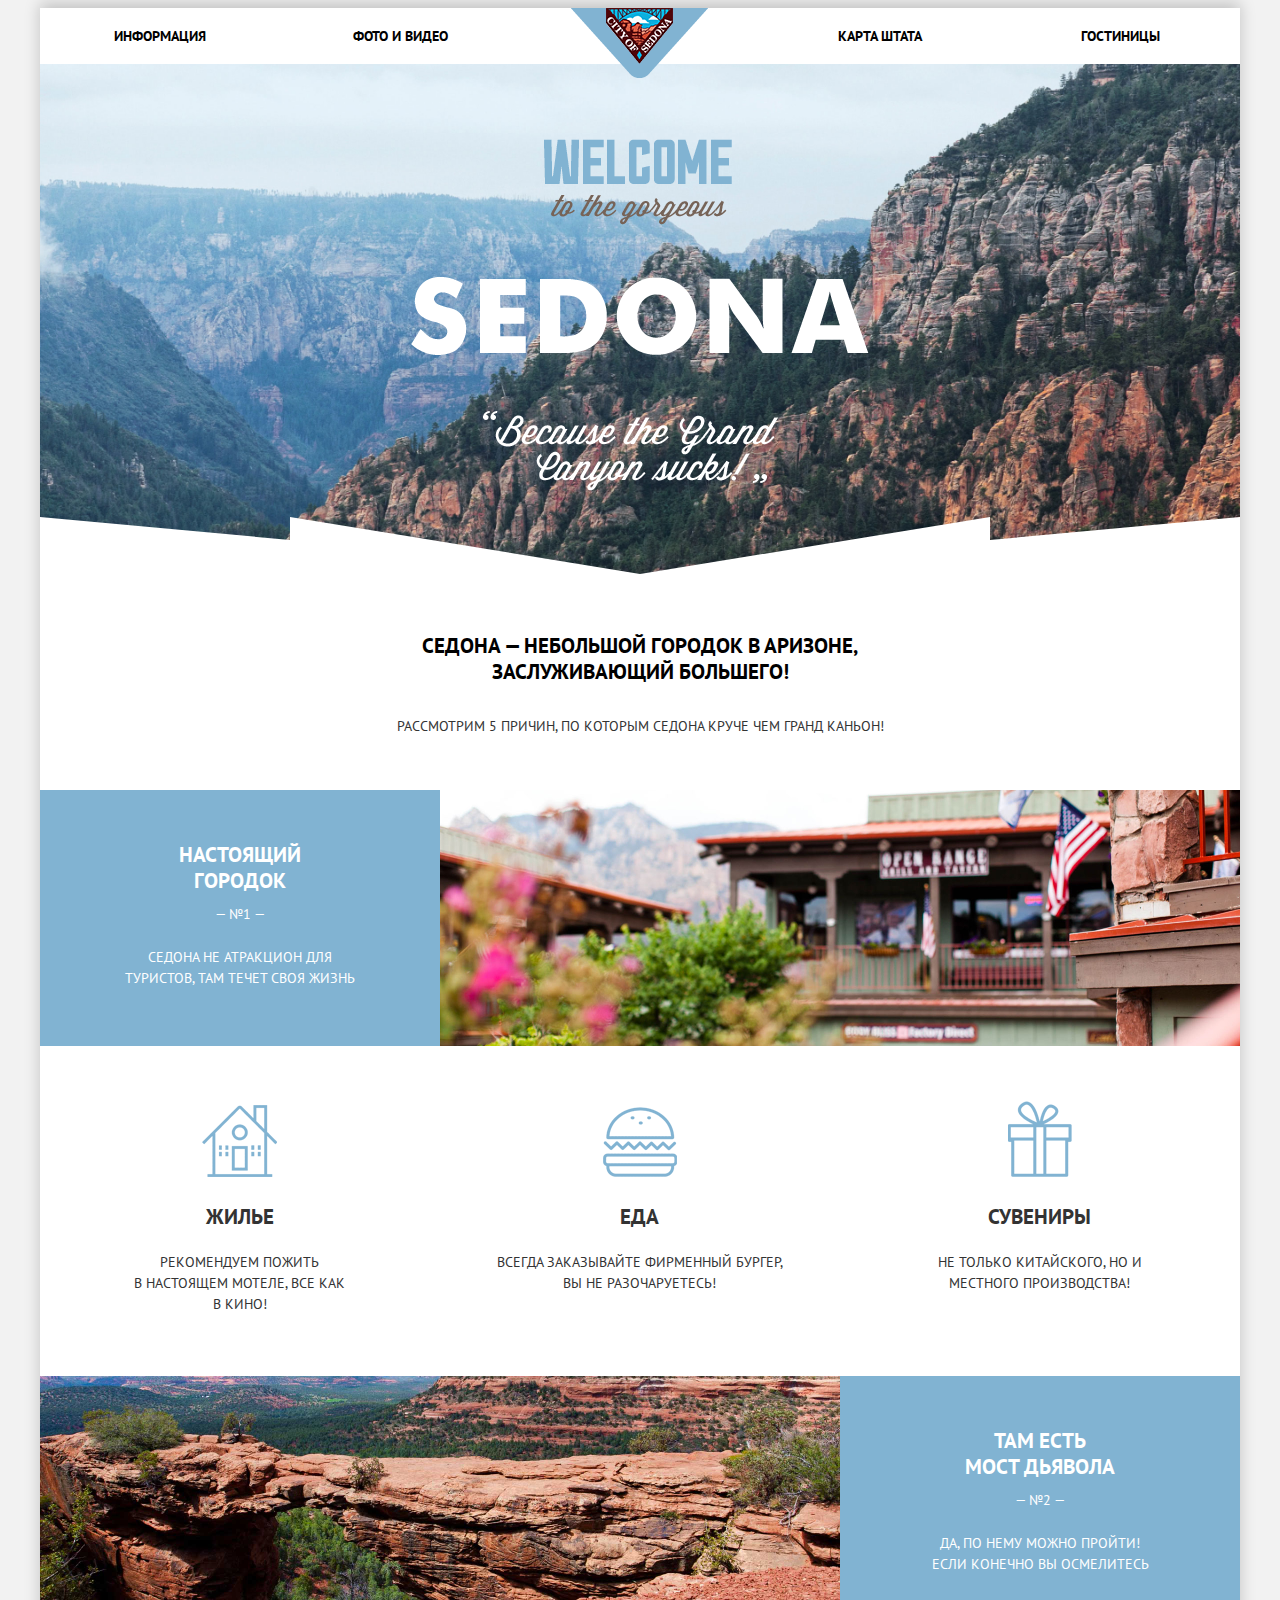
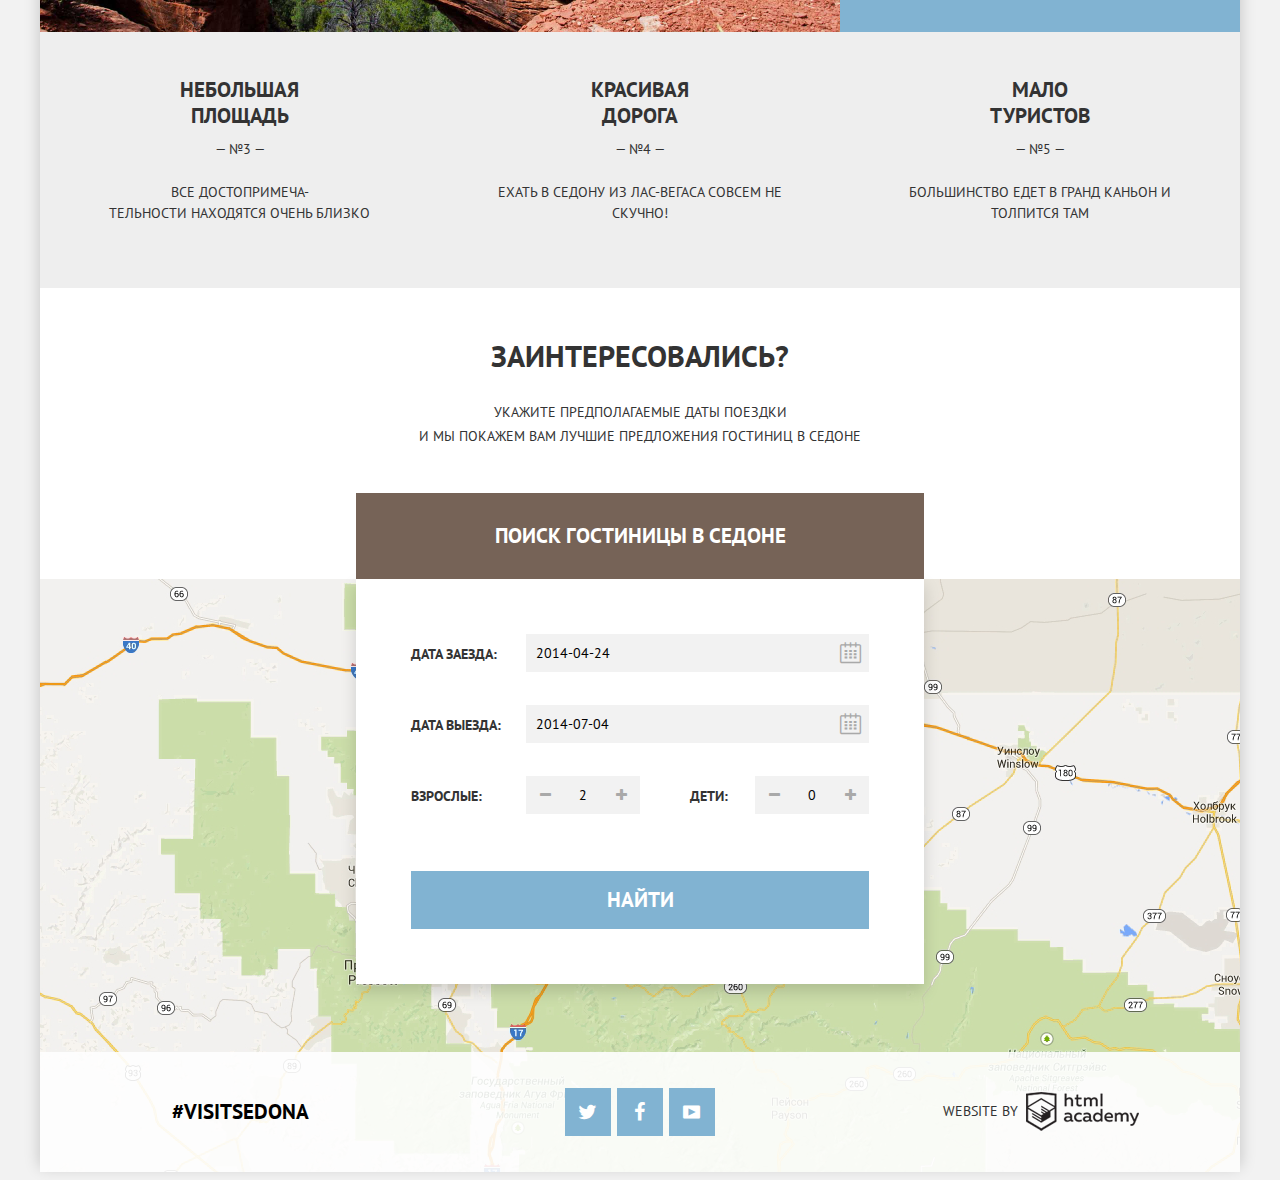
<file: index.html>
<!DOCTYPE html>
<html lang="ru">
<head>
  <meta charset="UTF-8">
  <title>Седона</title>
  <link href='http://fonts.googleapis.com/css?family=PT+Sans:400,700&amp;subset=latin,cyrillic-ext' rel='stylesheet' type='text/css'>
  <link href="css/style.css" rel="stylesheet">
</head>
<body>
  <div class="main-container">
    <header class="main-header">
      <a class="logo" href="index.html">лого</a>
      <nav class="main-menu clearfix">
        <ul>
          <li><a href="#">Информация</a></li>
          <li><a href="#">Фото и видео</a></li>
          <li><a href="#map">Карта штата</a></li>
          <li><a href="hotels.html">Гостиницы</a></li>
        </ul>
      </nav>
    </header>

    <main class="content">
      <div class="main-poster">
        <div class="slogan slogan-welcome">Welcome to the gorgeous</div>
        <div class="slogan slogan-sedona">Sedona</div>
        <blockquote class="slogan slogan-cite">Because the Grand Canyon sucks</blockquote>
      </div>

      <section class="intro">
        <h1 class="intro-title">Седона&nbsp;&mdash; небольшой городок в Аризоне, заслуживающий большего!</h1>
        <p>Рассмотрим 5 причин, по которым Седона круче чем гранд каньон!</p>
      </section>

      <div class="features features-open features-open-left row">
        <div class="feature-description column">
          <div class="feature-title">
            Настоящий<br> городок
          </div>
          <span class="feature-number">&mdash;&nbsp;&#8470;1&nbsp;&mdash;</span>
          <p>Седона не&nbsp;атракцион для туристов, там течет своя жизнь</p>
        </div>
        <div class="feature-poster column column-double">
          <img class="poster" src="img/photo-02.jpg" width="1600" height="800" alt="Городок">
        </div>
      </div>

      <ul class="advices row">
        <li class="advice-description column">
          <div class="advice-title advice-title-house">Жилье</div>
          <p>Рекомендуем пожить в&nbsp;настоящем мотеле, все как в&nbsp;кино!</p>
        </li>
        <li class="advice-description advice-description-middle column">
          <div class="advice-title advice-title-food">Еда</div>
          <p>Всегда заказывайте фирменный бургер, Вы не разочаруетесь!</p>
        </li>
        <li class="advice-description column">
          <div class="advice-title advice-title-gift">Сувениры</div>
          <p>Не только китайского, но и местного производства!</p>
        </li>
      </ul>

      <div class="features features-open features-open-right row">
        <div class="feature-poster column column-double">
          <img class="poster" src="img/photo-03.jpg"  width="1600" height="800" alt="Мост дьявола">
        </div>
        <div class="feature-description column">
          <div class="feature-title">
            Там есть<br> мост дьявола
          </div>
          <span class="feature-number">&mdash;&nbsp;&#8470;2&nbsp;&mdash;</span>
          <p>Да, по нему можно пройти! Если конечно вы осмелитесь</p>
        </div>
      </div>

      <ul class="features row">
        <li class="feature-description column">
          <div class="feature-title">
            Небольшая<br> площадь
          </div>
          <span class="feature-number">&mdash;&nbsp;&#8470;3&nbsp;&mdash;</span>
          <p>Все достопримеча-<br>тельности находятся очень близко</p>
        </li>
        <li class="feature-description column">
          <div class="feature-title">
            Красивая<br> дорога
          </div>
          <span class="feature-number">&mdash;&nbsp;&#8470;4&nbsp;&mdash;</span>
          <p>Ехать в седону из Лас-Вегаса совсем не скучно!</p>
        </li>
        <li class="feature-description column">
          <div class="feature-title">
            Мало<br> туристов
          </div>
          <span class="feature-number">&mdash;&nbsp;&#8470;5&nbsp;&mdash;</span>
          <p>Большинство едет в Гранд Каньон и толпится там</p>
        </li>
      </ul>

      <div class="choose-hotel" id="choose-hotel">
        <h2>Заинтересовались?</h2>
        <p>Укажите предполагаемые даты поездки<br> и мы покажем вам лучшие предложения гостиниц в седоне</p>
        <a class="btn btn-order btn-toggle" href="#">Поиск гостиницы в Седоне</a>

        <div class="choose-hotel-popup popup popup-hide">
          <form class="form" action="/search" method="post">
            <fieldset class="form-row">
              <label class="form-label" for="date-in">Дата заезда:</label>
              <input class="form-input form-input-date" type="text" name="date-in" id="date-in" value="2014-04-24">
              <span class="icon-calendar"></span>
            </fieldset>

            <fieldset class="form-row">
              <label class="form-label" for="date-out">Дата выезда:</label>
              <input class="form-input form-input-date" type="text" name="date-out" id="date-out" value="2014-07-04">
              <span class="icon-calendar"></span>
            </fieldset>

            <fieldset class="counters form-row">
              <fieldset class="counter">
                <label class="form-label" for="counter-adult">Взрослые:</label>
                <button class="icon-minus" type="button" tabindex="-1"></button>
                <input class="form-input form-input-counter" type="text" name="counter-adult" id="counter-adult" value="2">
                <button class="icon-plus" type="button" tabindex="-1"></button>
              </fieldset>
              <fieldset class="counter">
                <label class="form-label" for="counter-children">Дети:</label>
                <button class="icon-minus" type="button" tabindex="-1"></button>
                <input class="form-input form-input-counter" type="text" name="counter-children" id="counter-children" value="0">
                <button class="icon-plus" type="button" tabindex="-1"></button>
              </fieldset>
            </fieldset>

            <input class="btn" type="submit" value="Найти">
          </form>
        </div>
      </div>
    </main>

    <footer class="main-footer main-footer-map">
      <div class="map" id="map">
        <iframe src="https://www.google.com/maps/embed?pb=!1m18!1m12!1m3!1d838162.8369633064!2d-111.79513845!3d34.854378399999995!2m3!1f0!2f0!3f0!3m2!1i1024!2i768!4f13.1!3m3!1m2!1s0x872da132f942b00d%3A0x5548c523fa6c8efd!2sSedona%2C+AZ%2C+USA!5e0!3m2!1sen!2sru!4v1435000602855" width="1200" height="593" allowfullscreen></iframe>
      </div>

      <div class="footer-columns row">
        <div class="footer-hashtag column">
          <a href="#">#visitsedona</a>
        </div>
        <div class="footer-socials column">
          <ul>
            <li><a class="btn btn-social icon-twitter" href="#">Twitter</a></li>
            <li><a class="btn btn-social icon-facebook" href="#">Facebook</a></li>
            <li><a class="btn btn-social icon-youtube" href="#">Youtube</a></li>
          </ul>
        </div>
        <div class="footer-copyright column">
          <span>website by</span>
          <a class="logo-htmlacademy" href="https://htmlacademy.ru/">logo-htmlacademy</a>
        </div>
      </div>
    </footer>
  </div>
</body>
</html>
</file>
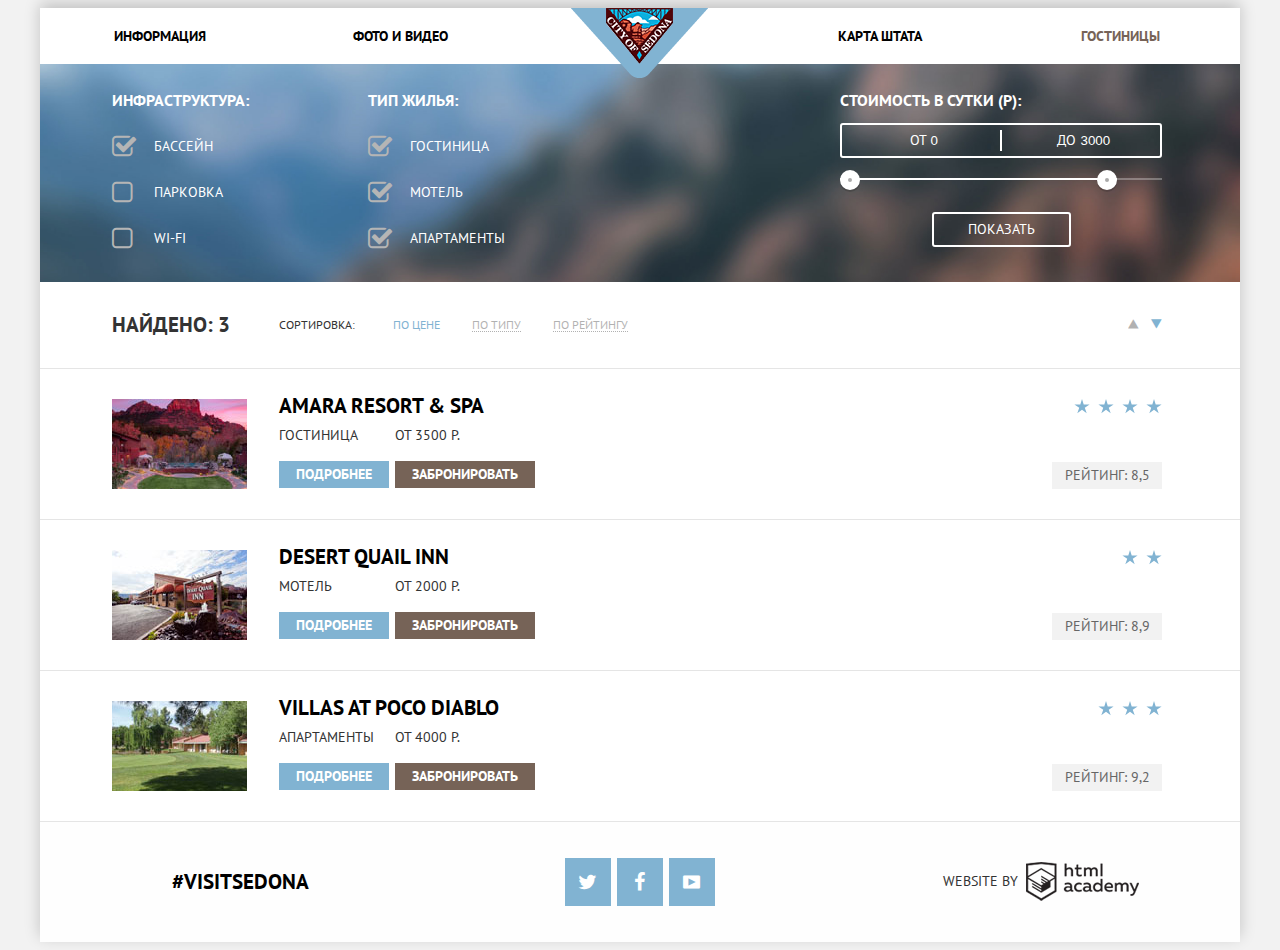
<file: hotels.html>
<!DOCTYPE html>
<html lang="ru">
<head>
  <meta charset="UTF-8">
  <title>Гостиницы | Седона</title>
  <link href='http://fonts.googleapis.com/css?family=PT+Sans:400,700&amp;subset=latin,cyrillic-ext' rel='stylesheet' type='text/css'>
  <link href="css/style.css" rel="stylesheet">
</head>
<body class="inner-page hotels">
  <div class="main-container">
    <header class="main-header">
      <a class="logo" href="index.html">лого</a>
      <nav class="main-menu clearfix">
        <ul>
          <li><a href="#">Информация</a></li>
          <li><a href="#">Фото и&nbsp;видео</a></li>
          <li><a href="index.html#map">Карта штата</a></li>
          <li><a class="active" href="hotels.html">Гостиницы</a></li>
        </ul>
      </nav>
    </header>

    <div class="hotels-filters" id="hotels-filters">
      <form class="filters row" action="/filter" method="post">
        <div class="filter-options column column-double">
          <fieldset class="options">
            <h2 class="filter-title">Инфраструктура:</h2>
            <ul>
              <li>
                <input class="form-checkbox" id="check-f-1" type="checkbox" name="facilities" value="val-1" checked>
                <label class="form-label" for="check-f-1">Бассейн</label>
              </li>
              <li>
                <input class="form-checkbox" id="check-f-2" type="checkbox" name="facilities" value="val-2">
                <label class="form-label" for="check-f-2">Парковка</label>
              </li>
              <li>
                <input class="form-checkbox" id="check-f-3" type="checkbox" name="facilities" value="val-3">
                <label class="form-label" for="check-f-3">Wi-Fi</label>
              </li>
            </ul>
          </fieldset>
          <fieldset class="options">
            <h2 class="filter-title">Тип жилья:</h2>
            <ul>
              <li>
                <input class="form-checkbox" id="check-h-1" type="checkbox" name="housing" value="val-1" checked>
                <label class="form-label" for="check-h-1">Гостиница</label>
              </li>
              <li>
                <input class="form-checkbox" id="check-h-2" type="checkbox" name="housing" value="val-2" checked>
                <label class="form-label" for="check-h-2">Мотель</label>
              </li>
              <li>
                <input class="form-checkbox" id="check-h-3" type="checkbox" name="housing" value="val-3" checked>
                <label class="form-label" for="check-h-3">Апартаменты</label>
              </li>
            </ul>
          </fieldset>
        </div>

        <div class="filter-cost column">
          <h2 class="filter-title">Стоимость в&nbsp;сутки (Р):</h2>
          <div class="cost-control" id="cost-control">
            <div class="cost-group">
              <label>от <input class="cost-input cost-input-min" type="text" name="cost-from" value="0"></label>
              <label>до <input class="cost-input cost-input-max" type="text" name="cost-to" value="3000"></label>
            </div>
            <div class="range">
              <div class="scale">
                <button class="scale-slider scale-slider-min" type="button" tabindex="-1"></button>
                <button class="scale-slider scale-slider-max" type="button" tabindex="-1"></button>
              </div>
            </div>
          </div>
          <button class="btn btn-light" type="submit">Показать</button>
        </div>
      </form>
    </div>

    <div class="catalog">
      <header class="catalog-header catalog-row clearfix">
        <h2 class="catalog-column-left">Найдено: 3</h2>

        <div class="sort-order catalog-column-right">
          <a class="icon icon-up-dir" href="#"></a>
          <a class="icon icon-down-dir icon-active" href="#"></a>
        </div>

        <div class="sort-type catalog-column-middle">
          <div class="sort-label">Сортировка:</div>
          <ul>
            <li><a class="active" href="#">по&nbsp;цене</a></li>
            <li><a href="#">по&nbsp;типу</a></li>
            <li><a href="#">по&nbsp;рейтингу</a></li>
          </ul>
        </div>
      </header>

      <main class="catalog-content" >
        <section class="catalog-row clearfix">
          <a class="hotel-thumb catalog-column-left" href="#">
            <img src="img/0001-s-01.jpg" width="135" height="90" alt="изображение Amara Resort &amp; Spa">
          </a>

          <div class="rating catalog-column-right">
            <div class="ratings-stars" data-rating="4"></div>
            <div class="rating-value">Рейтинг:
              <span itemprop="ratingValue">8,5</span>
              <span class="hidden" itemprop="bestRating">10</span>
            </div>
          </div>

          <div class="hotel-info catalog-column-middle">
            <h2 class="hotel-title"><a href="#">Amara Resort &amp; Spa</a></h2>
            <div class="hotel-action"> Гостиница
              <a href="#" class="btn">Подробнее</a>
            </div>
            <div class="hotel-action"> ОТ 3500 Р.
              <a href="#" class="btn btn-order">Забронировать</a>
            </div>
          </div>
        </section>

        <section class="catalog-row clearfix">
          <a class="hotel-thumb catalog-column-left" href="#">
            <img src="img/0002-s-01.jpg" width="135" height="90" alt="изображение Desert Quail Inn">
          </a>

          <div class="rating catalog-column-right" >
            <div class="ratings-stars" data-rating="2"></div>
            <div class="rating-value">Рейтинг:
              <span itemprop="ratingValue">8,9</span>
              <span class="hidden" itemprop="bestRating">10</span>
            </div>
          </div>

          <div class="hotel-info catalog-column-middle">
            <h2 class="hotel-title"><a href="#">Desert Quail Inn</a></h2>
            <div class="hotel-action"> Мотель
              <a href="#" class="btn">Подробнее</a>
            </div>
            <div class="hotel-action"> ОТ 2000 Р.
              <a href="#" class="btn btn-order">Забронировать</a>
            </div>
          </div>
        </section>

        <section class="catalog-row clearfix">
          <a class="hotel-thumb catalog-column-left" href="#">
            <img src="img/0003-s-01.jpg" width="135" height="90" alt="изображение Villas at Poco Diablo">
          </a>

          <div class="rating catalog-column-right" >
            <div class="ratings-stars" data-rating="3"></div>
            <div class="rating-value">Рейтинг:
              <span itemprop="ratingValue">9,2</span>
              <span class="hidden" itemprop="bestRating">10</span>
            </div>
          </div>

          <div class="hotel-info catalog-column-middle">
            <h2 class="hotel-title"><a href="#">Villas at Poco Diablo</a></h2>
            <div class="hotel-action"> Апартаменты
              <a href="#" class="btn">Подробнее</a>
            </div>
            <div class="hotel-action"> ОТ 4000 Р.
              <a href="#" class="btn btn-order">Забронировать</a>
            </div>
          </div>
        </section>
      </main>
    </div>

    <footer class="main-footer">
      <div class="footer-columns row">
        <div class="footer-hashtag column">
          <a href="#">#visitsedona</a>
        </div>
        <div class="footer-socials column">
          <ul>
            <li><a class="btn btn-social icon-twitter" href="#">Twitter</a></li>
            <li><a class="btn btn-social icon-facebook" href="#">Facebook</a></li>
            <li><a class="btn btn-social icon-youtube" href="#">Youtube</a></li>
          </ul>
        </div>
        <div class="footer-copyright column">
          <span>website by</span>
          <a class="logo-htmlacademy" href="https://htmlacademy.ru/">logo-htmlacademy</a>
        </div>
      </div>
    </footer>
  </div>
</body>
</html>
</file>
<file: css/style.css>
.hidden {
  display: none;
}
body {
  font-size: 14px;
  line-height: 21px;

  font-family: 'PT Sans', Arial, sans-serif;

  text-transform: uppercase;

  color: #333;
  background: #f2f2f2;
}
  .main-container {
    max-width: 1200px;
    min-width: 768px;

    margin: 0 auto;

    background: #fff;
    box-shadow: 0 -5px 15px 0 rgba(0,0,0,.2);
  }


.main-header {
  position: relative;
  background: #fff;
}
  .main-header .logo {
    position: absolute;
    z-index: 1;
    left: 50%;

    width: 138px;
    height: 70px;

    margin-left: -69px;

    font-size: 0;
    line-height: 0;

    color: transparent;
    background: transparent url('../img/logo.png') no-repeat 0 0;
  }

  .main-menu ul {
    margin: 0;
    padding: 0;

    list-style: none;

    font-size: 0;
  }
    .main-menu li {
      display: inline-block;
      vertical-align: top;

      width: 20%;
    }
      .main-menu a {
        display: block;
        padding: 15px 0;
        font-size: 14px;
        line-height: 26px;
        font-weight: bold;
        text-align: center;
        text-decoration: none;
        color: #000;
      }

      .main-menu a:hover {
        color: #81b3d2;
      }

      .main-menu a:active {
        color: #000;
        opacity: .3;
      }

      .main-menu .active {
        color: #766357;
      }

      .main-menu .active:hover {
        color: #604e43;
      }

      .main-menu .active:active {
        color: #766357;
        opacity: .3;
      }

    .main-menu li:nth-child(2) {
      margin-right: 20%;
    }


.clearfix::before,
.clearfix::after {
  content: '';
  display: table;
  clear: both;
}

.row {
  font-size: 0;
}
  .column {
    display: inline-block;
    vertical-align: top;
    box-sizing: border-box;
    width: 33.33%;
    font-size: 14px;
  }

  .column-double {
    width: 66.67%;
  }

ul.row {
  margin: 0;
  padding: 0;
  list-style: none;
}

@font-face {
  font-family: 'symbols-sedona';
  src: url('../font/symbols-sedona.eot?60737633');
  src: url('../font/symbols-sedona.eot?60737633#iefix') format('embedded-opentype'),
    url('../font/symbols-sedona.woff?60737633') format('woff'),
    url('../font/symbols-sedona.ttf?60737633') format('truetype'),
    url('../font/symbols-sedona.svg?60737633#symbols-sedona') format('svg');
  font-weight: normal;
  font-style: normal;
}

[class^='icon-']::before, [class*=' icon-']::before {
  font-family: 'symbols-sedona';
  font-style: normal;
  font-weight: normal;
  speak: none;

  display: inline-block;
  text-decoration: inherit;
  width: 1em;
  margin-right: .2em;
  text-align: center;
  font-variant: normal;
  text-transform: none;
  line-height: 1em;
  margin-left: .2em;
}

.icon-facebook::before {
  content: '\66';  
}
.icon-twitter::before {
  content: '\74';  
}
.icon-up-dir::before {
  content: '\25b2';  
}
.icon-down-dir::before {
  content: '\25bc';  
}
.icon-star::before {
  content: '\2605'; 
}
.icon-check-off::before {
  content: '\2610'; 
}
.icon-check-on::before {
  content: '\2611';  
}
.icon-calendar::before {
  content: '\e800';  
}
.icon-plus::before {
  content: '\e801'; 
}
.icon-minus::before {
  content: '\e802';  
}
.icon-youtube::before {
  content: '\f39e'; 
}

.main-poster {
  position: relative;

  height: 510px;

  background: #3d4c57 url(../img/bg-main-poster.jpg) no-repeat 50% 30%;
  background-size: cover;
}

  .main-poster::after {
    content: '';

    position: absolute;
    z-index: 2;
    left: 0;
    right: 0;
    bottom: 0;

    height: 57px;

    background: transparent url('../img/bg-poster-mask.svg') no-repeat 0 50%;
    background-size: 100% 57px;
  }

  .slogan {
    position: absolute;
    z-index: 1;
    left: 50%;
    width: 458px;
    height: 90px;
    margin-left: -229px;
    font-size: 0;
    line-height: 0;
    color: transparent;
    background: transparent url('../img/bg-poster-text.png') no-repeat;
  }

  .slogan-welcome {
    top: 75px;
    background-position: 0 0;
  }
  .slogan-sedona {
    top: 207px;
    background-position: 0 -132px;
  }
  .slogan-cite {
    top: 337px;
    background-position: 0 -262px;
  }
.intro {
  padding: 31px 0;
  line-height: 26px;
  text-align: center;
}
  .intro-title {
    width: 450px;
    margin: 28px auto;
    font-size: 21px;
    color: #000;
  }

  .intro p {
    margin: 20px 0;
  }


.features {
  min-height: 256px;
  background: #eee;
}
  .features .feature-description {
    padding: 0 4%;
    padding-top: 35px;
  }

  .feature-description {
    text-align: center;
  }
    .feature-title {
      margin: 10px auto;

      font-size: 21px;
      line-height: 26px;

      font-weight: bold;
    }

    .feature-description p {
      margin: 22px auto;
    }

.features-open {
  color: #fff;
  background: #81b3d2;
}
  .features-open-left .feature-description {
    padding: 0 6%;
    padding-top: 35px;
  }

  .features-open-right .feature-description {
    padding: 0 7%;
    padding-top: 35px;
  }
    .features-open .feature-title {
      margin-top: 17px;
    }

  .feature-poster {
    position: relative;
    height: 256px;
    overflow: hidden;
    background: rgba(0,0,0,.1);
  }
    .feature-poster img {
        position: absolute;
        top: 50%;
        max-width: 100%;
        height: auto;
        -webkit-transform: translateY(-50%);
            -ms-transform: translateY(-50%);
                transform: translateY(-50%);
    }


.advices {
  min-height: 330px;

  margin: 0;
  padding: 0;

  list-style: none;
}
  .advice-description {
    padding: 0 6%;
    padding-top: 35px;
    text-align: center;
  }

  .advice-description-middle {
    padding: 0 4%;
    padding-top: 35px;
  }
    .advice-title {
      position: relative;
      margin: 20px auto;
      padding-top: 103px;
      font-size: 21px;
      line-height: 26px;
      font-weight: bold;
    }
      .advice-title::before {
        content: '';
        position: absolute;
        left: 50%;
        top: 0;
        width: 76px;
        height: 76px;

        margin-left: -38px;

        background: transparent url('../img/sprites-icons.png') no-repeat;
      }

      .advice-title-food::before {
        background-position: 0 0;
      }

      .advice-title-gift::before {
        background-position: 0 -152px;
      }

      .advice-title-house::before {
        background-position: 0 -304px;
      }

    .advice-description p {
      margin: 22px auto;
    }

.choose-hotel {
  position: relative;
  z-index: 1;
  width: 568px;
  margin: 0 auto;
  text-align: center;
}
  .choose-hotel h2 {
    margin-top: 53px;
    margin-bottom: 29px;
    font-size: 30px;
    line-height: 30px;
    font-weight: bold;
  }

  .choose-hotel p {
    margin: 24px 50px;
    line-height: 24px;
  }

  .choose-hotel .btn-toggle {
    position: relative;
    z-index: 2;
    display: block;
    margin-top: 45px;
    padding: 30px;

    font-size: 21px;
    line-height: 26px;
  }

  .choose-hotel-popup {
    position: absolute;
    z-index: 1;
    left: 0;
    right: 0;
    background: #fff;
    box-shadow: 0 7px 15px 0 rgba(0,0,0,.15);
  }
    .form {
      margin: 55px;
    }
      .form-row {
        position: relative;
        margin: 0;
        margin-bottom: 30px;
        padding: 0;
        border: none;

        font-size: 0;

        font-weight: bold;

        text-align: left;
      }
        .form .form-label {
          display: inline-block;
          vertical-align: top;

          width: 115px;
          font-size: 14px;
          line-height: 41px;
        }

        .form .form-input {
          display: inline-block;
          vertical-align: top;
        }

        .form-input-date {
          width: 343px;
          padding-right:38px;
        }

        .icon-calendar {
          position: absolute;
          right: 0;
          top: 0;

          color: #a9a9a9;
        }
          .icon-calendar::before {
            width: 38px;
            margin: 0;

            font-size: 21px;
            line-height: 38px;

            text-align: center;
          }

        .form-input-date:hover + .icon-calendar {
          color: #000;
        }

        .form-input-date:focus + .icon-calendar {
          color: #81b3d2;
        }

        .counter {
          display: inline-block;
          vertical-align: top;

          margin: 0;
          padding: 0;

          border: none;

          font-size: 0px;
        }
          .form-input-counter {
            width: 38px;

            padding: 8px 0;

            text-align: center;
          }

          .counter button {
            display: inline-block;
            vertical-align: top;

            padding: 0;

            border: none;
            outline: none;

            color: #a9a9a9;
            background: #f2f2f2;
          }
            .counter button::before {
              display: block;

              width: 38px;
              margin: 0;

              font-size: 14px;
              line-height: 38px;

              text-align: center;
            }

          .counter .form-label[for='counter-children'] {
            width: 65px;
            margin-left: 50px;
          }

      .form .btn {
        width: 100%;

        margin-top: 24px;
        padding: 16px;

        font-size: 21px;
        line-height: 26px;
      }

.btn {
  display: inline-block;
  vertical-align: top;

  padding: 5px 17px;

  border: none;
  outline: none;

  font-size: 14px;
  line-height: 21px;

  font-family: 'PT Sans', Arial, sans-serif;
  font-weight: bold;

  text-align: center;
  text-transform: uppercase;
  text-decoration: none;

  color: #fff;
  background: #81b3d2;

  cursor: pointer;
}

.btn:hover {
  background: #669ec0;
}

.btn:active {
  color: rgba(255,255,255,.3);
  background: #5496bd;
}


.btn-order {
  background: #766357;
}

.btn-order:hover {
  background: #604e43;
}

.btn-order:active {
  background: #503e33;
}


.btn-light {
  margin: 12px 0;
  padding: 5px 34px;

  border: 2px solid #fff;
  border-radius: 3px;

  font-weight: normal;

  background: transparent;
}

.btn-light:hover {
  background: rgba(0,0,0,.25);
}

.btn-light:active {
  opacity: .5;
}



.form-input {
  box-sizing: border-box;

  padding: 8px;

  border: 2px solid #f2f2f2;
  outline: none;

  font-size: 14px;
  line-height: 18px;

  font-family: 'PT Sans', Arial, sans-serif;

  text-transform: uppercase;

  background: #f2f2f2;
}

.form-input:hover {
  border-color: #ebebeb;
  background: #ebebeb;
}

.form-input:focus {
  border-color: #e5e5e5;
  background: #fff;
}

.form-input.form-input-error {
  border-color: #f00;
}


.form-checkbox {
  display: none;
}

.form-checkbox + .form-label {
  position: relative;

  padding-left: 42px;

  font-size: 14px;
  line-height: 21px;

  cursor: pointer;
}
  .form-checkbox + .form-label::before {
    content: '\2610';

    position: absolute;
    left: 0;
    top: 0;

    font-size: 26px;
    font-family: 'symbols-sedona';

    color: #b5b5b5;
  }

  .form-checkbox:checked + .form-label::before {
    content: '\2611';
  }

  .form-checkbox + .form-label:hover::before {
    color: #fff;
  }

  .form-checkbox:disabled + .form-label,
  .form-checkbox:disabled + .form-label::before,
  .form-checkbox:disabled + .form-label:hover::before {
    color: #6a6a6a;
    cursor: default;
  }


.main-footer-map {
  position: relative;
}
  .map {
    height: 593px;
    background: #e2e7d0 url('../img/map.png') no-repeat 50% 100%;
  }
    .map iframe {
      height: 593px;
      width: 100%;

      border: none;
    }

  .main-footer-map .footer-columns {
    position: absolute;
    bottom: 0;
    left: 0;
    right: 0;
  }


  .main-footer .footer-columns {
    padding: 30px 0;

    text-align: center;

    background: rgba(254,254,254,.9);
  }
    .footer-hashtag {
      padding: 17px 0;
    }
      .footer-hashtag a {
        font-size: 21px;
        line-height: 26px;

        font-weight: bold;

        text-decoration: none;
      }
        .footer-hashtag a {
          color: #000;
        }

        .footer-hashtag a:hover {
          color: #81b3d2;
        }

        .footer-hashtag a:active {
          color: #000;
          opacity: .3;
        }

    .footer-socials ul {
      margin: 0;
      padding: 0;

      list-style: none;

      font-size: 0;
    }
      .footer-socials li {
        display: inline-block;
        vertical-align: top;

        margin: 6px 3px;
      }
        .btn-social {
          display:  block;

          width: 46px;
          height: 48px;

          padding: 0;

          font-size: 0;
          line-height: 0;
        }
          .btn-social::before {
            font-size: 20px;
            line-height: 48px;
          }

    .footer-copyright {
      padding: 6px 0;
      font-size: 0;
    }
      .footer-copyright span,
      .footer-copyright .logo-htmlacademy {
        display: inline-block;
        vertical-align: middle;
      }

      .footer-copyright span {
        margin-left: 10px;
        font-size: 14px;
      }

      .logo-htmlacademy {
        width: 113px;
        height: 39px;

        margin: 4px 8px;

        text-decoration: none;

        background: transparent url('../img/sprites-logo-htmlacademy.png') no-repeat;
        background-position: 50% -198px;
      }

      .logo-htmlacademy:hover {
        background-position: 50% -99px;
      }

      .logo-htmlacademy:active {
        background-position: 50% 0;
      }



.hotels-filters {
  padding-top: 14px;
  padding-bottom: 8px;

  color: #fff;
  background: #46525c url('../img/bg-hotels-filters.jpg') no-repeat 0 50%;
  background-size: cover;
}
  .hotels-filters h2 {
    margin: 12px 0;

    font-size: 16px;
    line-height: 21px;

    text-align: left;
  }

  .filter-options {
    padding-left: 6%;
    font-size: 0;
  }
    .options {
      display: inline-block;
      vertical-align: top;

      max-width: 150px;

      margin: 0;
      margin-right: 30px;
      padding: 0;

      border: none;

      font-size: 14px;
    }
      .options ul {
        margin: 0;
        padding: 0;
        list-style: none;
      }
        .options li {
          margin: 25px 0;
        }

    .options:first-child {
      margin-right: 119px;
    }

  .filter-cost {
    padding-right: 6.5%;
    text-align: center;
  }
    .cost-group {
      position: relative;

      border: 2px solid #fff;
      border-radius: 3px;

      font-size: 0;
    }
      .cost-group::before {
        content: '';

        position: absolute;
        left: 50%;
        top: 5px;

        width: 2px;
        height: 21px;

        margin-left: -1px;

        background: #fff;
      }

      .cost-group label {
        display: inline-block;
        vertical-align: top;

        width: 40%;

        padding: 5px 5%;

        font-size: 14px;

        text-align: right;
      }
        .cost-input {
          max-width: 50%;

          padding: 0;

          border: none;

          color: #fff;
          background: transparent;
        }

        .cost-input-min {
          max-width: 43%;
        }

    .range {
      position: relative;
      height: 2px;
      margin: 20px 0;

      background: rgba(255,255,255,.3);
    }
      .scale {
        position: absolute;
        top: 0;
        bottom: 0;
        left: 0%;
        right: 14%;

        background: #fff;
      }
  
        .scale-slider {
          position: absolute;
          top: -8px;

          padding: 2px;

          border: 8px solid #fff;
          border-radius: 50%;
          outline: none;

          background: #ababab;
          box-shadow: 0 2px 0 0 rgba(0,0,0,.14);

          cursor: pointer;
        }

        .scale-slider:hover {
          background: #1c4f80;
        }

        .scale-slider-min {
          left: 0;
        }

        .scale-slider-max {
          right: 0;
        }


  .catalog-row {
    padding-left: 6%;
    padding-right: 6.5%;
    padding-top: 30px;
    padding-bottom: 30px;

    border-bottom: 1px solid #e5e5e5;
  }
    .catalog-column-left {
      float: left;
      width: 135px;
    }

    .catalog-column-right {
      float: right;
      width: 110px;
      text-align: right;
    }

    .catalog-column-middle {
      margin-left: 167px;
      margin-right: 110px;
    }

  .catalog-header h2 {
    margin: 0;

    font-size: 21px;
    line-height: 26px;
  }

  .sort-type {
    font-size: 0;
  }
    .sort-label {
      display: inline-block;
      vertical-align: top;

      width: 114px;

      font-size: 12px;
      line-height: 26px;
    }

    .sort-type ul {
      display: inline-block;
      vertical-align: top;

      max-width: 70%;

      margin: 0;
      padding: 0;

      list-style: none;
    }
      .sort-type li {
        display: inline-block;
        vertical-align: top;

        margin-right: 32px;

        font-size: 12px;
        line-height: 26px;
      }
        .sort-type a {
          position: relative;

          text-decoration: none;

          color: #000;
          opacity: .3;
        }
          .sort-type a::after {
            content: '';

            position: absolute;
            left: 0;
            right: 0;
            bottom: 0;

            border-top: 1px dotted #000;
          }

        .sort-type a:hover {
          color: #81b3d2;
          opacity: 1;
        }
          .sort-type a:hover::after {
            border-color: #81b3d2;
          }

        .sort-type a:active {
          color: #000;
        }

        .sort-type a.active {
          color: #81b3d2;
        }

        .sort-type a:active,
        .sort-type a.active {
          opacity: 1;
        }
          .sort-type a:active::after,
          .sort-type a.active::after {
            border: none;
          }

  .sort-order {
    font-size: 0;
  }
    .sort-order .icon {
      display: inline-block;
      vertical-align: top;

      font-size: 23px;
      line-height: 23px;

      text-decoration: none;

      color: #000;
      opacity: .3;

      cursor: pointer;
    }
      .sort-order .icon:before {
        margin: 0;
        padding: 0;

        text-align: right;
      }

    .sort-order .icon:hover {
      opacity: 1;
    }

    .sort-order .icon:active,
    .sort-order .icon-active {
      color: #81b3d2;
      opacity: 1;
    }



  .hotel-thumb {
    outline: none;
    text-decoration: none;
  }
    .hotel-thumb img {
      display: block;

      width: 135px;
      height: 90px;
    }

  .hotel-info {
    font-size: 0px;
  }

    .hotel-title {
      margin: 0;
      margin-top: -6px;
      margin-bottom: 6px;

      font-size: 21px;
      line-height: 26px;
    }
      .hotel-title a {
        text-decoration: none;
        color: #000;
      }

      .hotel-title a:hover {
        color: #81b3d2;
      }

      .hotel-title a:active {
        color: #000;
        opacity: .3;
      }

    .hotel-action {
      display: inline-block;
      vertical-align: top;

      max-width: 160px;

      margin: 0;
      margin-right: 6px;

      font-size: 14px;
    }
      .hotel-action .btn {
          display: block;

          margin-top: 15px;
          padding: 3px 17px;
      }

  .ratings-stars {
    position: relative;

    width: 110px;
    height: 21px;

    margin-bottom: 42px;

    background: transparent url('../img/icon-star.svg') repeat-x;
    background-position: right top;
    background-size: 24px;
  }
    .ratings-stars::before {
      content: '';

      position: absolute;
      left: 0;
      right: 0;
      top: 0;
      bottom: 0;

      background: #fff;
    }

    .ratings-stars[data-rating="5"]::before {
      right: 110px;
    }

    .ratings-stars[data-rating="4"]::before {
      right: 88px;
    }

    .ratings-stars[data-rating="3"]::before {
      right: 66px;
    }

    .ratings-stars[data-rating="2"]::before {
      right: 44px;
    }

    .ratings-stars[data-rating="1"]::before {
      right: 22px;
    }

  .rating-value {
    padding: 3px 0;

    text-align: center;

    color: #666;
    background: #f2f2f2;
  }



@media (max-width: 900px) {
  .features .feature-description,
  .features-open .feature-description,
  .advices .advices-description {
    padding: 0 6%;
    padding-top: 35px;
  }

  .features-open .feature-description {
    padding-top: 28px;
  }
}
</file>
